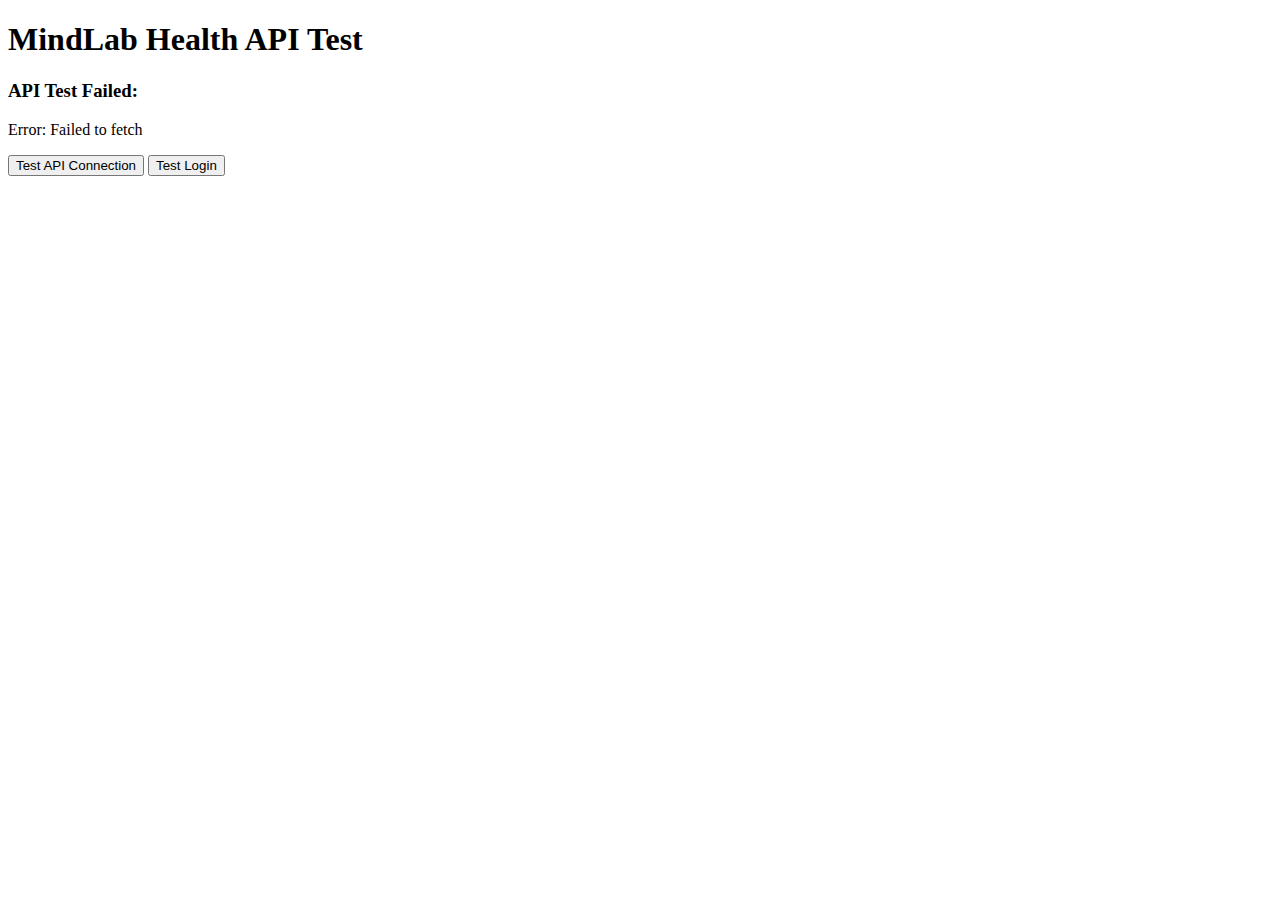
<file: test-api.html>
<!DOCTYPE html>
<html lang="en">
<head>
    <meta charset="UTF-8">
    <meta name="viewport" content="width=device-width, initial-scale=1.0">
    <title>MindLab Health API Test</title>
</head>
<body>
    <h1>MindLab Health API Test</h1>
    <div id="results"></div>
    <button onclick="testAPI()">Test API Connection</button>
    <button onclick="testLogin()">Test Login</button>
    
    <script>
        const API_BASE_URL = 'http://localhost:8001/api';
        
        async function testAPI() {
            const results = document.getElementById('results');
            results.innerHTML = 'Testing API connection...';
            
            try {
                const response = await fetch(`${API_BASE_URL}/health`);
                const data = await response.json();
                results.innerHTML = `
                    <h3>API Test Results:</h3>
                    <p>Status: ${response.status}</p>
                    <p>Response: ${JSON.stringify(data, null, 2)}</p>
                `;
            } catch (error) {
                results.innerHTML = `
                    <h3>API Test Failed:</h3>
                    <p>Error: ${error.message}</p>
                `;
            }
        }
        
        async function testLogin() {
            const results = document.getElementById('results');
            results.innerHTML = 'Testing login...';
            
            try {
                const formData = new FormData();
                formData.append('username', 'admin');
                formData.append('password', 'Admin123!@#');
                
                const response = await fetch(`${API_BASE_URL}/token`, {
                    method: 'POST',
                    body: formData
                });
                
                const data = await response.json();
                results.innerHTML = `
                    <h3>Login Test Results:</h3>
                    <p>Status: ${response.status}</p>
                    <p>Response: ${JSON.stringify(data, null, 2)}</p>
                `;
            } catch (error) {
                results.innerHTML = `
                    <h3>Login Test Failed:</h3>
                    <p>Error: ${error.message}</p>
                `;
            }
        }
        
        // Auto-test on load
        window.onload = function() {
            testAPI();
        };
    </script>
</body>
</html>
</file>
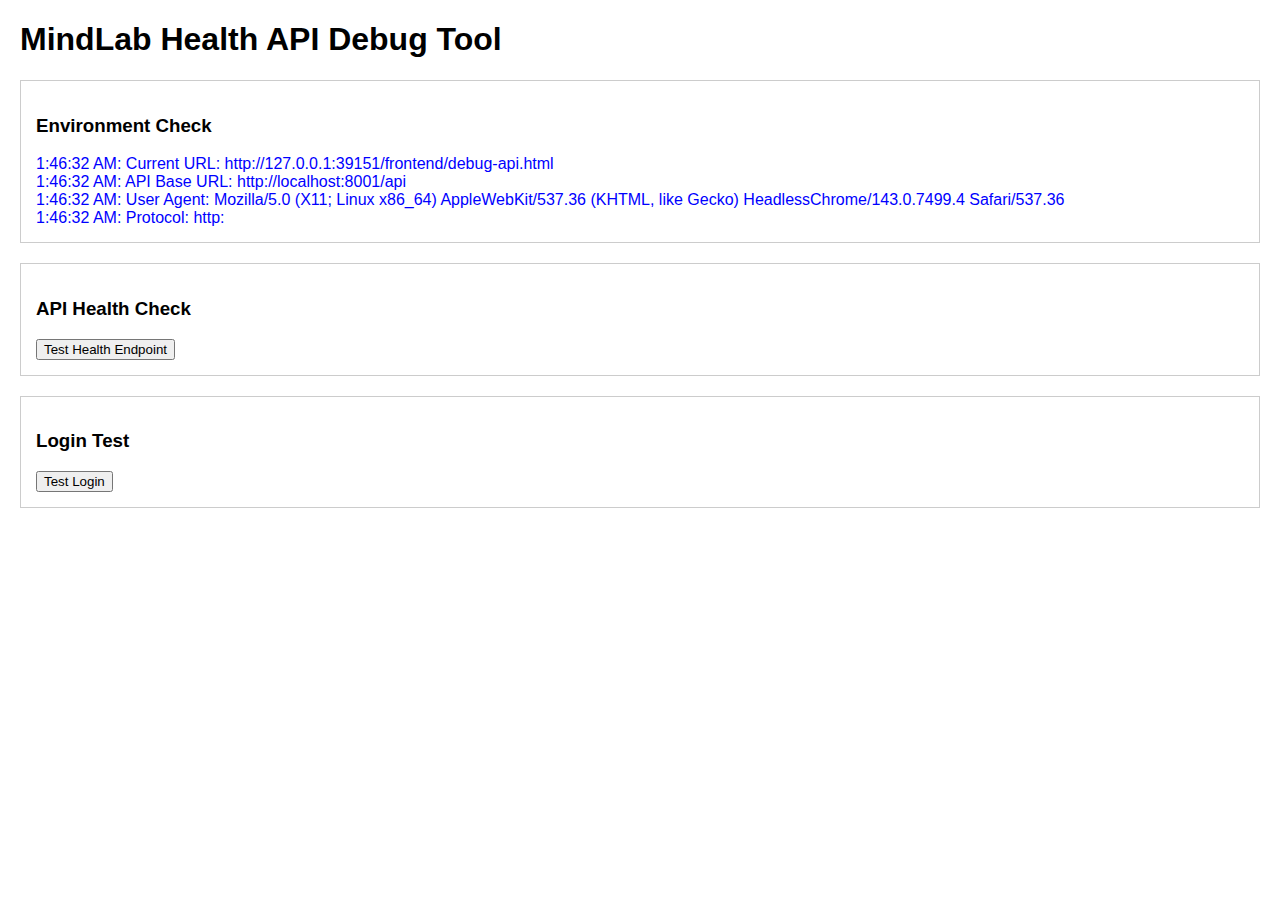
<file: frontend/debug-api.html>
<!DOCTYPE html>
<html>
<head>
    <title>MindLab Health API Debug</title>
    <style>
        body { font-family: Arial, sans-serif; margin: 20px; }
        .test-section { margin: 20px 0; padding: 15px; border: 1px solid #ccc; }
        .success { color: green; }
        .error { color: red; }
        .info { color: blue; }
    </style>
</head>
<body>
    <h1>MindLab Health API Debug Tool</h1>
    
    <div class="test-section">
        <h3>Environment Check</h3>
        <div id="env-results"></div>
    </div>
    
    <div class="test-section">
        <h3>API Health Check</h3>
        <button onclick="testHealth()">Test Health Endpoint</button>
        <div id="health-results"></div>
    </div>
    
    <div class="test-section">
        <h3>Login Test</h3>
        <button onclick="testLogin()">Test Login</button>
        <div id="login-results"></div>
    </div>

    <script>
        const API_BASE_URL = 'http://localhost:8001/api';
        
        function log(elementId, message, type = 'info') {
            const element = document.getElementById(elementId);
            const className = type === 'success' ? 'success' : type === 'error' ? 'error' : 'info';
            element.innerHTML += `<div class="${className}">${new Date().toLocaleTimeString()}: ${message}</div>`;
        }
        
        // Environment check
        function checkEnvironment() {
            log('env-results', `Current URL: ${window.location.href}`);
            log('env-results', `API Base URL: ${API_BASE_URL}`);
            log('env-results', `User Agent: ${navigator.userAgent}`);
            log('env-results', `Protocol: ${window.location.protocol}`);
        }
        
        async function testHealth() {
            log('health-results', 'Testing health endpoint...', 'info');
            try {
                const response = await fetch(`${API_BASE_URL}/health`, {
                    method: 'GET',
                    headers: {
                        'Accept': 'application/json',
                        'Content-Type': 'application/json'
                    }
                });
                
                log('health-results', `Response status: ${response.status}`, response.ok ? 'success' : 'error');
                
                if (response.ok) {
                    const data = await response.json();
                    log('health-results', `Response: ${JSON.stringify(data)}`, 'success');
                } else {
                    log('health-results', `Error: ${response.statusText}`, 'error');
                }
            } catch (error) {
                log('health-results', `Fetch error: ${error.message}`, 'error');
                log('health-results', `Error type: ${error.name}`, 'error');
                console.error('Health check error:', error);
            }
        }
        
        async function testLogin() {
            log('login-results', 'Testing login endpoint...', 'info');
            try {
                const response = await fetch(`${API_BASE_URL}/token`, {
                    method: 'POST',
                    headers: {
                        'Accept': 'application/json',
                        'Content-Type': 'application/x-www-form-urlencoded'
                    },
                    body: 'username=admin&password=Admin123!@#'
                });
                
                log('login-results', `Response status: ${response.status}`, response.ok ? 'success' : 'error');
                
                if (response.ok) {
                    const data = await response.json();
                    log('login-results', `Login successful! Token type: ${data.token_type}`, 'success');
                    log('login-results', `Token preview: ${data.access_token.substring(0, 50)}...`, 'success');
                } else {
                    const errorText = await response.text();
                    log('login-results', `Login failed: ${errorText}`, 'error');
                }
            } catch (error) {
                log('login-results', `Login error: ${error.message}`, 'error');
                log('login-results', `Error type: ${error.name}`, 'error');
                console.error('Login error:', error);
            }
        }
        
        // Run environment check on load
        checkEnvironment();
    </script>
</body>
</html>
</file>
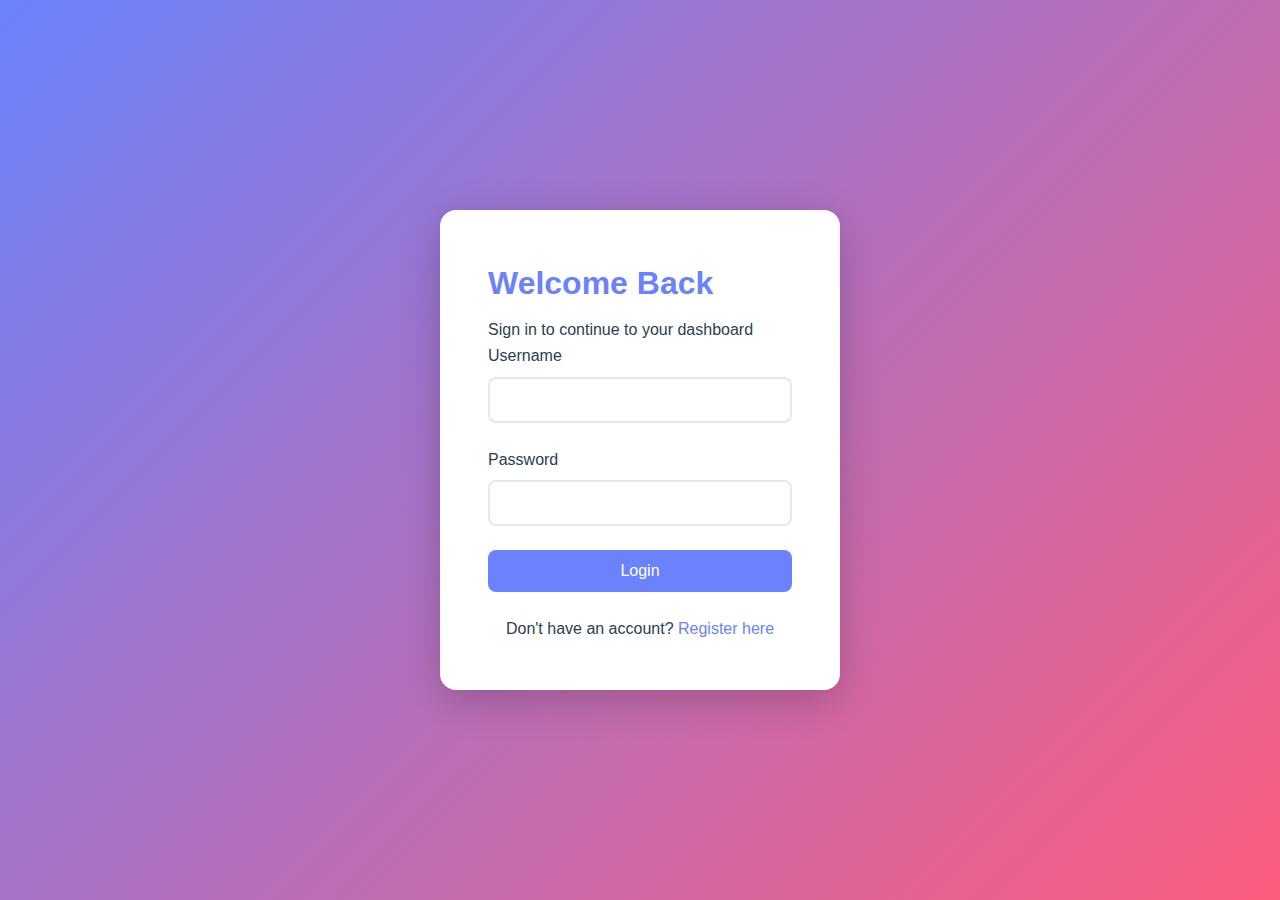
<file: frontend/login.html>
<!DOCTYPE html>
<html lang="en">
<head>
    <meta charset="UTF-8">
    <meta name="viewport" content="width=device-width, initial-scale=1.0">
    <title>Login - MindLab Health</title>
    <link rel="stylesheet" href="styles.css">
</head>
<body>
    <div class="auth-container">
        <div class="auth-box">
            <h1>Welcome Back</h1>
            <p>Sign in to continue to your dashboard</p>
            
            <form id="loginForm">
                <div class="form-group">
                    <label for="username">Username</label>
                    <input type="text" id="username" name="username" required>
                </div>
                
                <div class="form-group">
                    <label for="password">Password</label>
                    <input type="password" id="password" name="password" required>
                </div>
                
                <button type="submit" class="btn btn-primary btn-full">Login</button>
                
                <div id="message" class="message"></div>
            </form>
            
            <div class="auth-links">
                <p>Don't have an account? <a href="register.html">Register here</a></p>
            </div>
        </div>
    </div>
    
    <script src="app.js"></script>
</body>
</html>
</file>
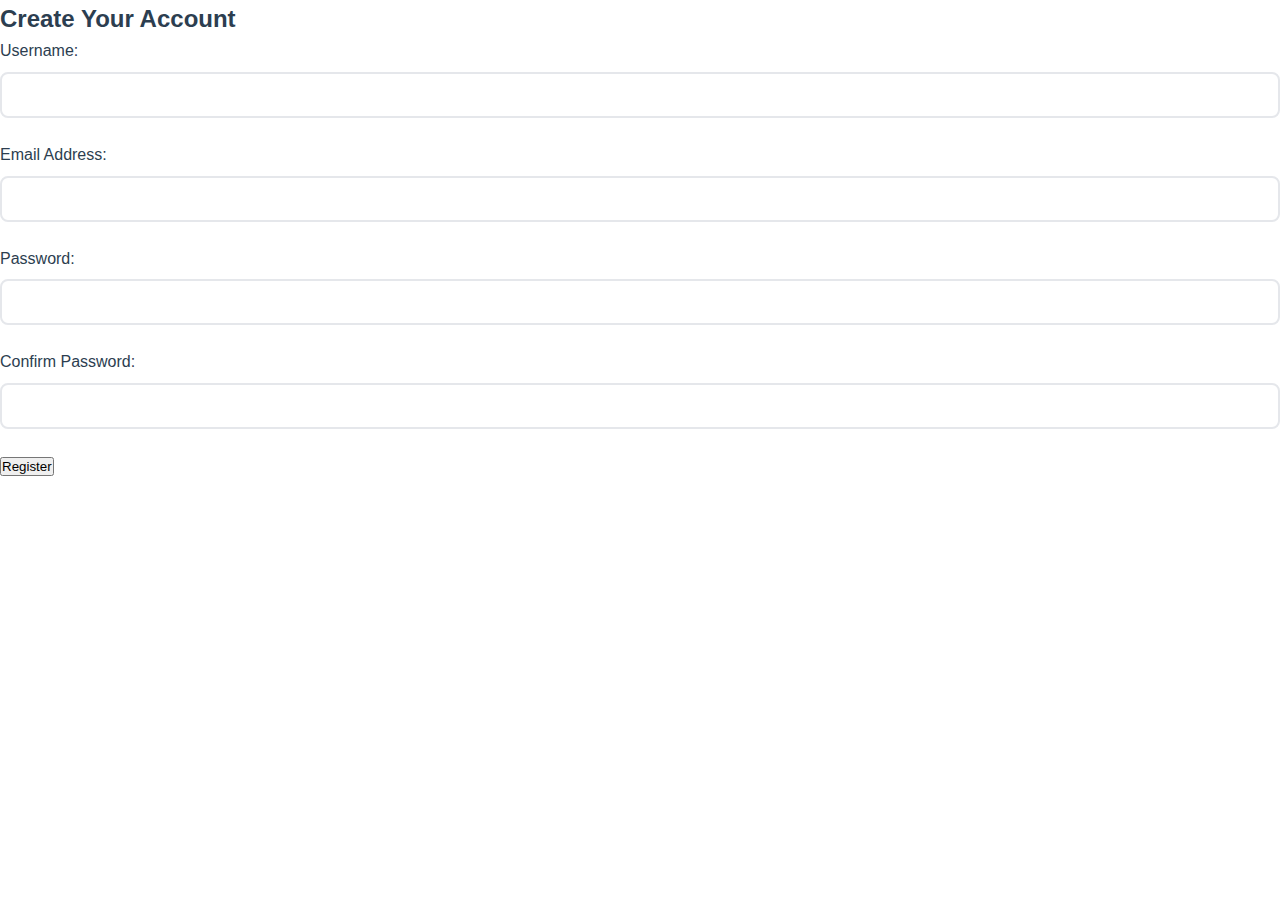
<file: frontend/register.html>
<!DOCTYPE html>
<html lang="en">
<head>
    <meta charset="UTF-8">
    <meta name="viewport" content="width=device-width, initial-scale=1.0">
    <title>Register - MindLab Health</title>
    <link rel="stylesheet" href="styles.css">
</head>
<body>
    <div class="registration-form">
        <h2>Create Your Account</h2>
        <form action="#" method="post">
            <div class="form-group">
                <label for="username">Username:</label>
                <input type="text" id="username" name="username" required>
            </div>
            <div class="form-group">
                <label for="email">Email Address:</label>
                <input type="email" id="email" name="email" required>
            </div>
            <div class="form-group">
                <label for="password">Password:</label>
                <input type="password" id="password" name="password" required>
            </div>
            <div class="form-group">
                <label for="confirm_password">Confirm Password:</label>
                <input type="password" id="confirm_password" name="confirm_password" required>
            </div>
            <button type="submit">Register</button>
        </form>
    </div>
</body>
</html>
</file>
<file: frontend/styles.css>
/* MindLab Health - Complete Stylesheet */

/* CSS Variables */
:root {
    --primary-color: #6a82fb;
    --secondary-color: #fc5c7d;
    --dark: #2c3e50;
    --light: #f8f9fa;
    --success-color: #28a745;
    --danger-color: #dc3545;
}

/* General Styles */
* {
    margin: 0;
    padding: 0;
    box-sizing: border-box;
}

body {
    font-family: 'Segoe UI', Tahoma, Geneva, Verdana, sans-serif;
    line-height: 1.6;
    color: var(--dark);
}

/* Navigation */
nav {
    background: white;
    padding: 1rem 5%;
    box-shadow: 0 2px 10px rgba(0,0,0,0.1);
    display: flex;
    justify-content: space-between;
    align-items: center;
}

.logo {
    font-size: 1.5rem;
    font-weight: bold;
    color: var(--primary-color);
}

.nav-links {
    display: flex;
    gap: 2rem;
    align-items: center;
}

.nav-links a {
    text-decoration: none;
    color: var(--dark);
    transition: color 0.3s;
}

.nav-links a:hover {
    color: var(--primary-color);
}

/* Buttons */
.btn {
    padding: 0.75rem 1.5rem;
    border-radius: 8px;
    text-decoration: none;
    transition: all 0.3s;
    border: none;
    cursor: pointer;
    font-size: 1rem;
}

.btn-primary {
    background: var(--primary-color);
    color: white;
}

.btn-primary:hover {
    background: var(--secondary-color);
    transform: translateY(-2px);
}

.btn-full {
    width: 100%;
}

/* Auth Container */
.auth-container {
    display: flex;
    justify-content: center;
    align-items: center;
    min-height: 100vh;
    background: linear-gradient(135deg, var(--primary-color), var(--secondary-color));
}

.auth-box {
    background: white;
    padding: 3rem;
    border-radius: 16px;
    box-shadow: 0 10px 40px rgba(0,0,0,0.2);
    width: 100%;
    max-width: 400px;
}

.auth-box h1 {
    color: var(--primary-color);
    margin-bottom: 0.5rem;
}

/* Form Groups */
.form-group {
    margin-bottom: 1.5rem;
}

.form-group label {
    display: block;
    margin-bottom: 0.5rem;
    color: var(--dark);
    font-weight: 500;
}

.form-group input,
.form-group select {
    width: 100%;
    padding: 0.75rem;
    border: 2px solid #e5e7eb;
    border-radius: 8px;
    font-size: 1rem;
}

.form-group input:focus,
.form-group select:focus {
    outline: none;
    border-color: var(--primary-color);
}

.auth-links {
    text-align: center;
    margin-top: 1.5rem;
}

.auth-links a {
    color: var(--primary-color);
    text-decoration: none;
}

/* Dashboard */
.dashboard {
    display: flex;
    min-height: 100vh;
}

.sidebar {
    width: 250px;
    background: var(--dark);
    color: white;
    padding: 2rem 0;
}

.sidebar .logo {
    padding: 0 1.5rem;
    margin-bottom: 2rem;
    color: white;
}

.sidebar nav a {
    display: block;
    padding: 1rem 1.5rem;
    color: rgba(255,255,255,0.7);
    text-decoration: none;
    transition: all 0.3s;
}

.sidebar nav a:hover,
.sidebar nav a.active {
    background: rgba(255,255,255,0.1);
    color: white;
}

.main-content {
    flex: 1;
    background: var(--light);
    padding: 2rem;
}

.dashboard-header {
    background: white;
    padding: 2rem;
    border-radius: 12px;
    margin-bottom: 2rem;
    box-shadow: 0 2px 10px rgba(0,0,0,0.05);
}

.stats-grid {
    display: grid;
    grid-template-columns: repeat(auto-fit, minmax(200px, 1fr));
    gap: 1.5rem;
    margin-bottom: 2rem;
}

.stat-card {
    background: white;
    padding: 1.5rem;
    border-radius: 12px;
    box-shadow: 0 2px 10px rgba(0,0,0,0.05);
}

.stat-value {
    font-size: 2rem;
    font-weight: bold;
    color: var(--primary-color);
    margin-top: 0.5rem;
}

.recent-activity {
    background: white;
    padding: 2rem;
    border-radius: 12px;
    box-shadow: 0 2px 10px rgba(0,0,0,0.05);
}

.message {
    padding: 1rem;
    border-radius: 8px;
    margin-top: 1rem;
    display: none;
}

.message.success {
    background: var(--success-color);
    color: white;
    display: block;
}

.message.error {
    background: var(--danger-color);
    color: white;
    display: block;
}

/* Admin Modules Section */
#adminModules {
    margin: 2rem 0;
}

#adminModules h2 {
    margin-bottom: 1.5rem;
    color: var(--primary-color);
}

.admin-modules-grid {
    display: grid;
    grid-template-columns: repeat(auto-fit, minmax(280px, 1fr));
    gap: 1.5rem;
    margin-bottom: 2rem;
}

.module-card {
    background: linear-gradient(135deg, #667eea 0%, #764ba2 100%);
    color: white;
    padding: 2rem;
    border-radius: 12px;
    box-shadow: 0 4px 15px rgba(0,0,0,0.1);
    transition: transform 0.3s ease, box-shadow 0.3s ease;
}

.module-card:hover {
    transform: translateY(-5px);
    box-shadow: 0 8px 25px rgba(0,0,0,0.15);
}

.module-card h3 {
    font-size: 1.3rem;
    margin-bottom: 0.5rem;
}

.module-card p {
    margin-bottom: 1rem;
    opacity: 0.9;
}

.module-card button {
    background: white;
    color: var(--primary-color);
    border: none;
    padding: 0.6rem 1.5rem;
    border-radius: 8px;
    cursor: pointer;
    font-weight: bold;
    transition: background 0.3s ease;
}

.module-card button:hover {
    background: var(--light);
}

#activityList {
    margin-top: 1rem;
}
</file>
